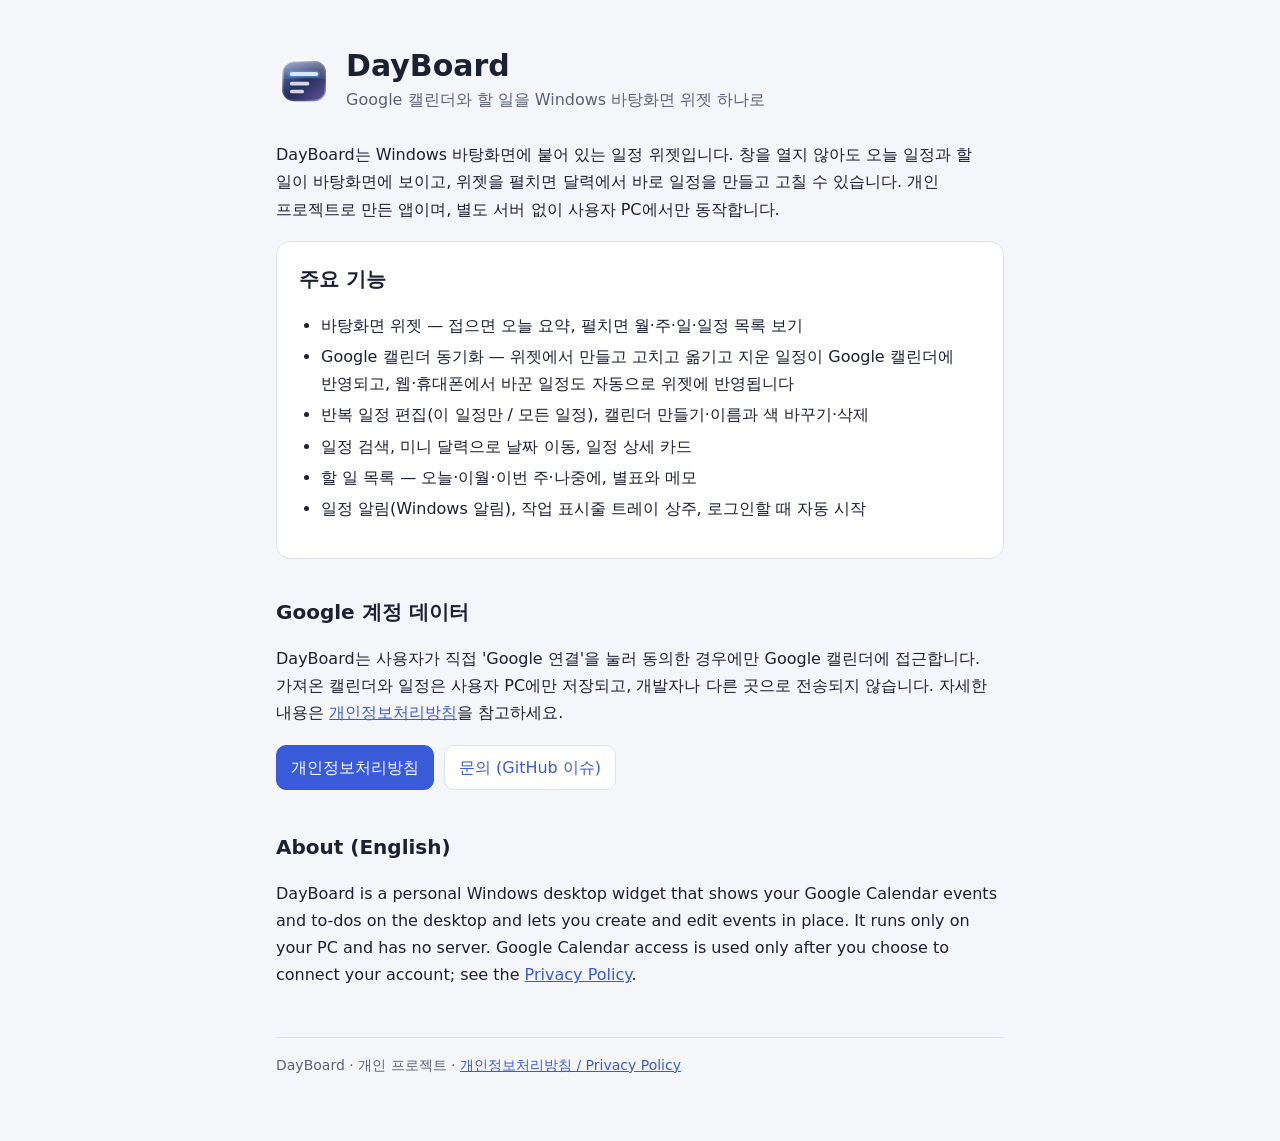
<file: index.html>
<!doctype html>
<html lang="ko">
<head>
  <meta charset="utf-8">
  <meta name="viewport" content="width=device-width, initial-scale=1">
  <title>DayBoard — 바탕화면 일정 위젯</title>
  <meta name="description" content="DayBoard는 Google 캘린더 일정과 할 일을 Windows 바탕화면 위젯 하나로 보여 주는 개인용 앱입니다.">
  <link rel="icon" href="icon.svg" type="image/svg+xml">
  <link rel="stylesheet" href="style.css">
</head>
<body>
<main>
  <header class="site">
    <img src="icon.svg" alt="" width="56" height="56">
    <div>
      <h1>DayBoard</h1>
      <p>Google 캘린더와 할 일을 Windows 바탕화면 위젯 하나로</p>
    </div>
  </header>

  <p>DayBoard는 Windows 바탕화면에 붙어 있는 일정 위젯입니다. 창을 열지 않아도 오늘 일정과 할 일이 바탕화면에 보이고,
    위젯을 펼치면 달력에서 바로 일정을 만들고 고칠 수 있습니다. 개인 프로젝트로 만든 앱이며, 별도 서버 없이 사용자 PC에서만 동작합니다.</p>

  <div class="card">
    <h2 style="margin-top:0">주요 기능</h2>
    <ul>
      <li>바탕화면 위젯 — 접으면 오늘 요약, 펼치면 월·주·일·일정 목록 보기</li>
      <li>Google 캘린더 동기화 — 위젯에서 만들고 고치고 옮기고 지운 일정이 Google 캘린더에 반영되고, 웹·휴대폰에서 바꾼 일정도 자동으로 위젯에 반영됩니다</li>
      <li>반복 일정 편집(이 일정만 / 모든 일정), 캘린더 만들기·이름과 색 바꾸기·삭제</li>
      <li>일정 검색, 미니 달력으로 날짜 이동, 일정 상세 카드</li>
      <li>할 일 목록 — 오늘·이월·이번 주·나중에, 별표와 메모</li>
      <li>일정 알림(Windows 알림), 작업 표시줄 트레이 상주, 로그인할 때 자동 시작</li>
    </ul>
  </div>

  <h2>Google 계정 데이터</h2>
  <p>DayBoard는 사용자가 직접 'Google 연결'을 눌러 동의한 경우에만 Google 캘린더에 접근합니다. 가져온 캘린더와 일정은 사용자 PC에만 저장되고,
    개발자나 다른 곳으로 전송되지 않습니다. 자세한 내용은 <a href="privacy.html">개인정보처리방침</a>을 참고하세요.</p>

  <div class="links">
    <a class="primary" href="privacy.html">개인정보처리방침</a>
    <a href="https://github.com/Rowlan-Shin/dayboard-site/issues">문의 (GitHub 이슈)</a>
  </div>

  <section lang="en">
    <h2>About (English)</h2>
    <p>DayBoard is a personal Windows desktop widget that shows your Google Calendar events and to-dos on the desktop and lets you
      create and edit events in place. It runs only on your PC and has no server. Google Calendar access is used only after you choose
      to connect your account; see the <a href="privacy.html#en">Privacy Policy</a>.</p>
  </section>

  <footer>DayBoard · 개인 프로젝트 · <a href="privacy.html">개인정보처리방침 / Privacy Policy</a></footer>
</main>
</body>
</html>
</file>
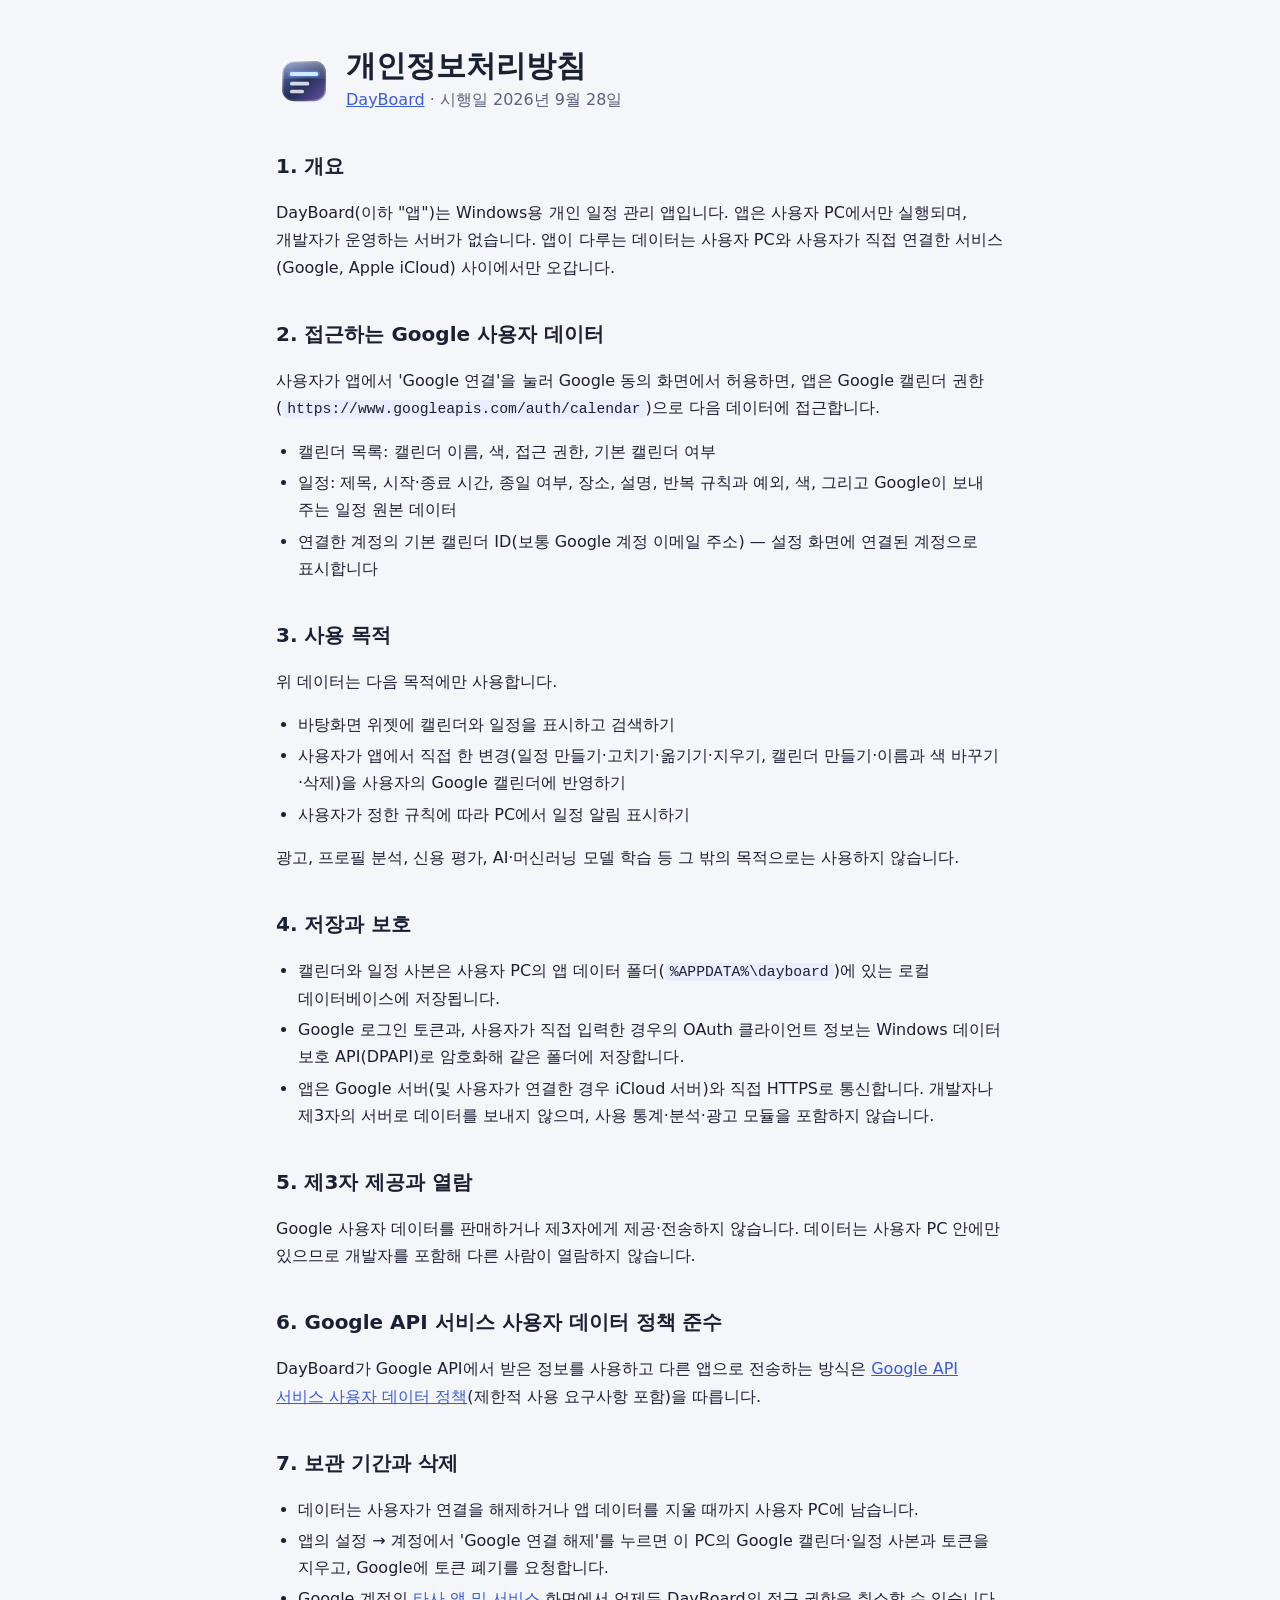
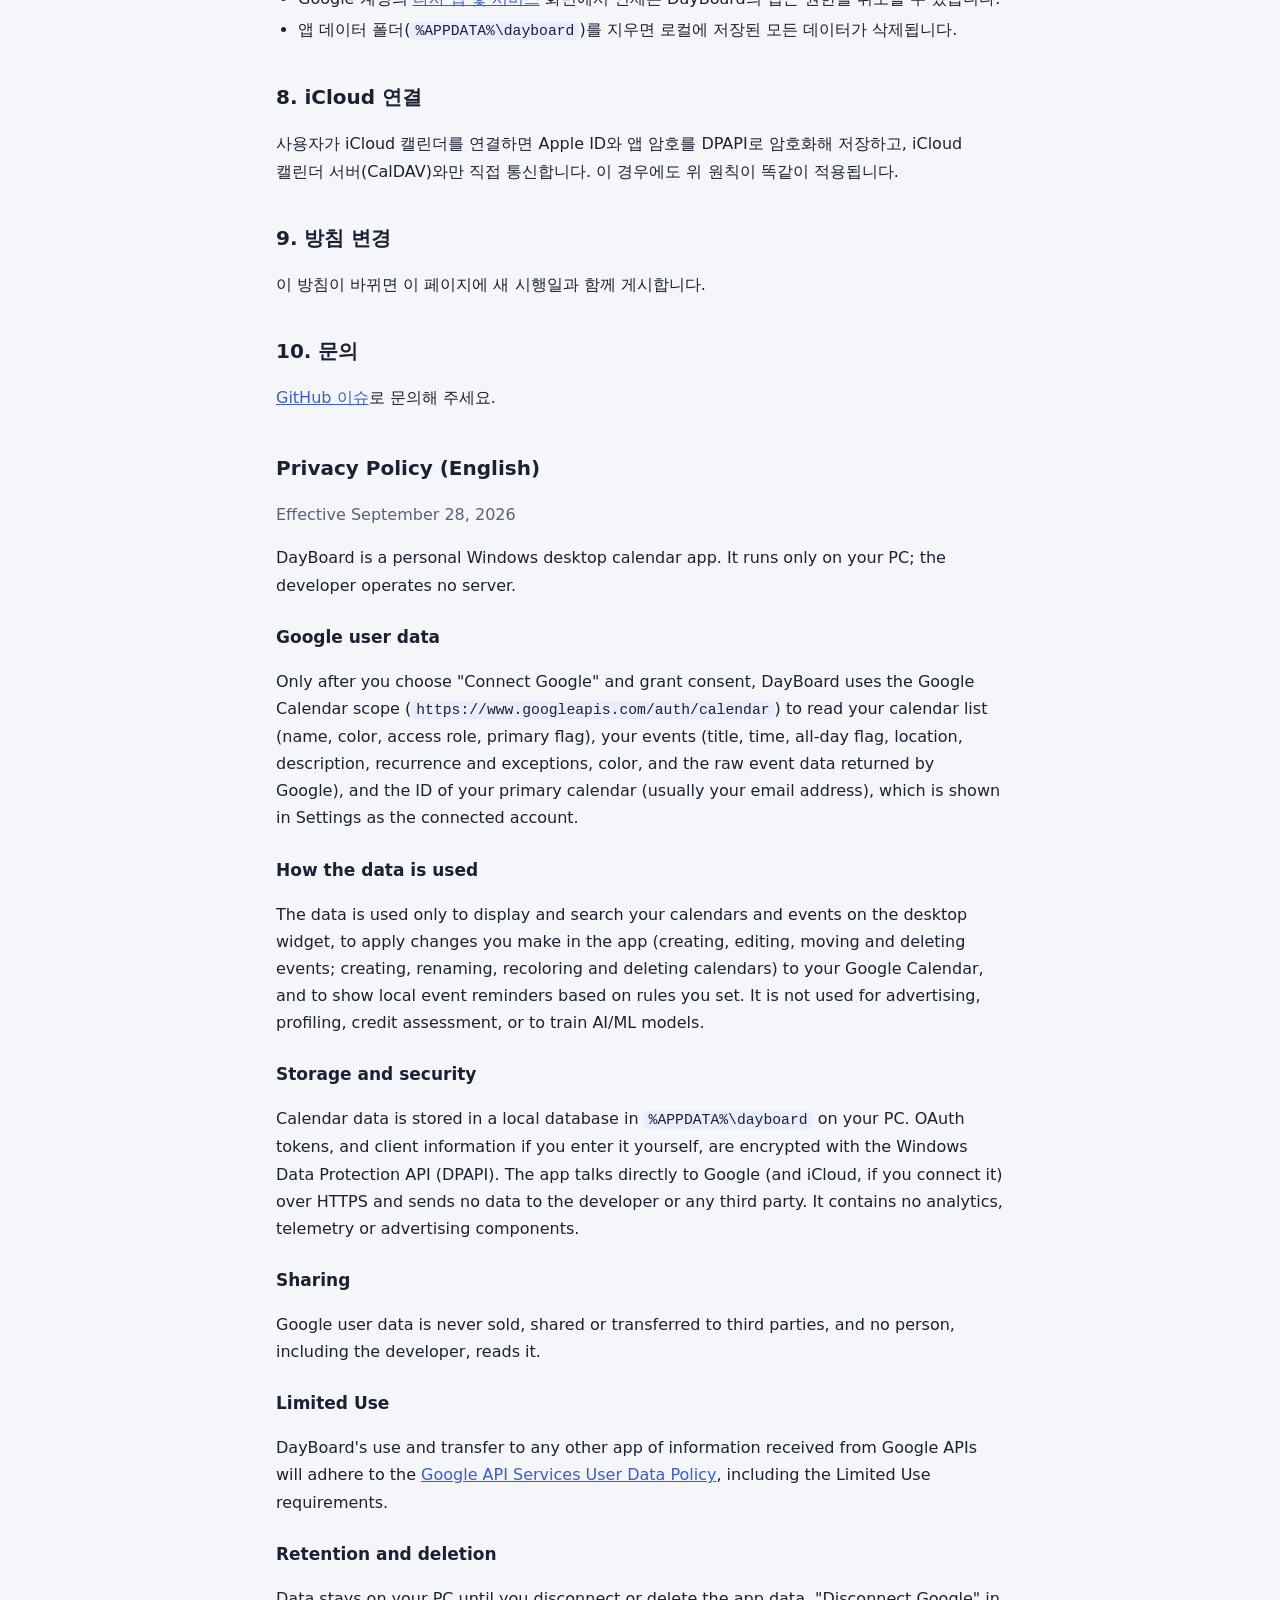
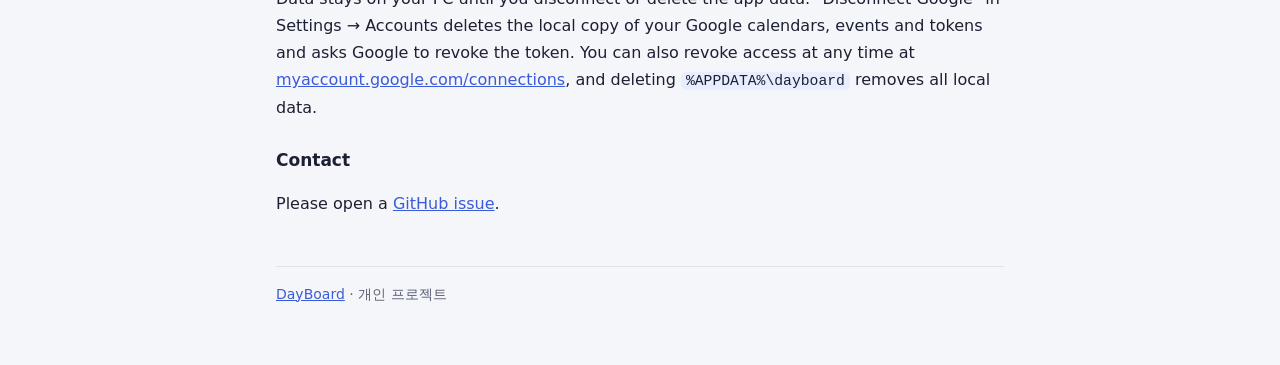
<file: privacy.html>
<!doctype html>
<html lang="ko">
<head>
  <meta charset="utf-8">
  <meta name="viewport" content="width=device-width, initial-scale=1">
  <title>DayBoard 개인정보처리방침</title>
  <meta name="description" content="DayBoard가 Google 캘린더 데이터를 어떻게 다루는지 설명합니다.">
  <link rel="icon" href="icon.svg" type="image/svg+xml">
  <link rel="stylesheet" href="style.css">
</head>
<body>
<main>
  <header class="site">
    <img src="icon.svg" alt="" width="56" height="56">
    <div>
      <h1>개인정보처리방침</h1>
      <p><a href="./">DayBoard</a> · 시행일 2026년 9월 28일</p>
    </div>
  </header>

  <h2>1. 개요</h2>
  <p>DayBoard(이하 "앱")는 Windows용 개인 일정 관리 앱입니다. 앱은 사용자 PC에서만 실행되며, 개발자가 운영하는 서버가 없습니다.
    앱이 다루는 데이터는 사용자 PC와 사용자가 직접 연결한 서비스(Google, Apple iCloud) 사이에서만 오갑니다.</p>

  <h2>2. 접근하는 Google 사용자 데이터</h2>
  <p>사용자가 앱에서 'Google 연결'을 눌러 Google 동의 화면에서 허용하면, 앱은 Google 캘린더 권한
    (<code>https://www.googleapis.com/auth/calendar</code>)으로 다음 데이터에 접근합니다.</p>
  <ul>
    <li>캘린더 목록: 캘린더 이름, 색, 접근 권한, 기본 캘린더 여부</li>
    <li>일정: 제목, 시작·종료 시간, 종일 여부, 장소, 설명, 반복 규칙과 예외, 색, 그리고 Google이 보내 주는 일정 원본 데이터</li>
    <li>연결한 계정의 기본 캘린더 ID(보통 Google 계정 이메일 주소) — 설정 화면에 연결된 계정으로 표시합니다</li>
  </ul>

  <h2>3. 사용 목적</h2>
  <p>위 데이터는 다음 목적에만 사용합니다.</p>
  <ul>
    <li>바탕화면 위젯에 캘린더와 일정을 표시하고 검색하기</li>
    <li>사용자가 앱에서 직접 한 변경(일정 만들기·고치기·옮기기·지우기, 캘린더 만들기·이름과 색 바꾸기·삭제)을 사용자의 Google 캘린더에 반영하기</li>
    <li>사용자가 정한 규칙에 따라 PC에서 일정 알림 표시하기</li>
  </ul>
  <p>광고, 프로필 분석, 신용 평가, AI·머신러닝 모델 학습 등 그 밖의 목적으로는 사용하지 않습니다.</p>

  <h2>4. 저장과 보호</h2>
  <ul>
    <li>캘린더와 일정 사본은 사용자 PC의 앱 데이터 폴더(<code>%APPDATA%\dayboard</code>)에 있는 로컬 데이터베이스에 저장됩니다.</li>
    <li>Google 로그인 토큰과, 사용자가 직접 입력한 경우의 OAuth 클라이언트 정보는 Windows 데이터 보호 API(DPAPI)로 암호화해 같은 폴더에 저장합니다.</li>
    <li>앱은 Google 서버(및 사용자가 연결한 경우 iCloud 서버)와 직접 HTTPS로 통신합니다. 개발자나 제3자의 서버로 데이터를 보내지 않으며,
      사용 통계·분석·광고 모듈을 포함하지 않습니다.</li>
  </ul>

  <h2>5. 제3자 제공과 열람</h2>
  <p>Google 사용자 데이터를 판매하거나 제3자에게 제공·전송하지 않습니다. 데이터는 사용자 PC 안에만 있으므로 개발자를 포함해 다른 사람이 열람하지 않습니다.</p>

  <h2>6. Google API 서비스 사용자 데이터 정책 준수</h2>
  <p>DayBoard가 Google API에서 받은 정보를 사용하고 다른 앱으로 전송하는 방식은
    <a href="https://developers.google.com/terms/api-services-user-data-policy">Google API 서비스 사용자 데이터 정책</a>(제한적 사용 요구사항 포함)을 따릅니다.</p>

  <h2>7. 보관 기간과 삭제</h2>
  <ul>
    <li>데이터는 사용자가 연결을 해제하거나 앱 데이터를 지울 때까지 사용자 PC에 남습니다.</li>
    <li>앱의 설정 → 계정에서 'Google 연결 해제'를 누르면 이 PC의 Google 캘린더·일정 사본과 토큰을 지우고, Google에 토큰 폐기를 요청합니다.</li>
    <li>Google 계정의 <a href="https://myaccount.google.com/connections">타사 앱 및 서비스</a> 화면에서 언제든 DayBoard의 접근 권한을 취소할 수 있습니다.</li>
    <li>앱 데이터 폴더(<code>%APPDATA%\dayboard</code>)를 지우면 로컬에 저장된 모든 데이터가 삭제됩니다.</li>
  </ul>

  <h2>8. iCloud 연결</h2>
  <p>사용자가 iCloud 캘린더를 연결하면 Apple ID와 앱 암호를 DPAPI로 암호화해 저장하고, iCloud 캘린더 서버(CalDAV)와만 직접 통신합니다.
    이 경우에도 위 원칙이 똑같이 적용됩니다.</p>

  <h2>9. 방침 변경</h2>
  <p>이 방침이 바뀌면 이 페이지에 새 시행일과 함께 게시합니다.</p>

  <h2>10. 문의</h2>
  <p><a href="https://github.com/Rowlan-Shin/dayboard-site/issues">GitHub 이슈</a>로 문의해 주세요.</p>

  <section lang="en" id="en">
    <h2>Privacy Policy (English)</h2>
    <p class="muted">Effective September 28, 2026</p>
    <p>DayBoard is a personal Windows desktop calendar app. It runs only on your PC; the developer operates no server.</p>
    <h3>Google user data</h3>
    <p>Only after you choose "Connect Google" and grant consent, DayBoard uses the Google Calendar scope
      (<code>https://www.googleapis.com/auth/calendar</code>) to read your calendar list (name, color, access role, primary flag),
      your events (title, time, all-day flag, location, description, recurrence and exceptions, color, and the raw event data returned by Google),
      and the ID of your primary calendar (usually your email address), which is shown in Settings as the connected account.</p>
    <h3>How the data is used</h3>
    <p>The data is used only to display and search your calendars and events on the desktop widget, to apply changes you make in the app
      (creating, editing, moving and deleting events; creating, renaming, recoloring and deleting calendars) to your Google Calendar,
      and to show local event reminders based on rules you set. It is not used for advertising, profiling, credit assessment,
      or to train AI/ML models.</p>
    <h3>Storage and security</h3>
    <p>Calendar data is stored in a local database in <code>%APPDATA%\dayboard</code> on your PC. OAuth tokens, and client information if you enter it
      yourself, are encrypted with the Windows Data Protection API (DPAPI). The app talks directly to Google (and iCloud, if you connect it) over HTTPS
      and sends no data to the developer or any third party. It contains no analytics, telemetry or advertising components.</p>
    <h3>Sharing</h3>
    <p>Google user data is never sold, shared or transferred to third parties, and no person, including the developer, reads it.</p>
    <h3>Limited Use</h3>
    <p>DayBoard's use and transfer to any other app of information received from Google APIs will adhere to the
      <a href="https://developers.google.com/terms/api-services-user-data-policy">Google API Services User Data Policy</a>,
      including the Limited Use requirements.</p>
    <h3>Retention and deletion</h3>
    <p>Data stays on your PC until you disconnect or delete the app data. "Disconnect Google" in Settings → Accounts deletes the local copy
      of your Google calendars, events and tokens and asks Google to revoke the token. You can also revoke access at any time at
      <a href="https://myaccount.google.com/connections">myaccount.google.com/connections</a>, and deleting <code>%APPDATA%\dayboard</code>
      removes all local data.</p>
    <h3>Contact</h3>
    <p>Please open a <a href="https://github.com/Rowlan-Shin/dayboard-site/issues">GitHub issue</a>.</p>
  </section>

  <footer><a href="./">DayBoard</a> · 개인 프로젝트</footer>
</main>
</body>
</html>
</file>
<file: style.css>
:root {
  --bg: #f5f6fa;
  --surface: #ffffff;
  --text: #1c2033;
  --muted: #5b6178;
  --line: #dfe2ec;
  --accent: #3a5bd9;
  --accent-soft: #e8edff;
  color-scheme: light;
}
@media (prefers-color-scheme: dark) {
  :root {
    --bg: #11131d;
    --surface: #1a1d2b;
    --text: #e8eaf3;
    --muted: #a3a9c0;
    --line: #2c3146;
    --accent: #8fa8ff;
    --accent-soft: #232a47;
    color-scheme: dark;
  }
}
* { box-sizing: border-box; }
html { -webkit-text-size-adjust: 100%; }
body {
  margin: 0;
  background: var(--bg);
  color: var(--text);
  font-family: "Pretendard", "Apple SD Gothic Neo", "Malgun Gothic", "Segoe UI", system-ui, sans-serif;
  font-size: 16px;
  line-height: 1.7;
  word-break: keep-all;
  overflow-wrap: anywhere;
}
main { max-width: 760px; margin: 0 auto; padding: 48px 16px 64px; }
header.site { display: flex; align-items: center; gap: 14px; margin-bottom: 28px; }
header.site img { width: 56px; height: 56px; }
header.site h1 { margin: 0; font-size: 30px; line-height: 1.2; }
header.site p { margin: 2px 0 0; color: var(--muted); }
h2 { font-size: 20px; margin: 36px 0 10px; }
h3 { font-size: 17px; margin: 24px 0 6px; }
p, li { color: var(--text); }
ul { padding-left: 22px; }
li { margin: 4px 0; }
a { color: var(--accent); }
code { font-family: Consolas, "Cascadia Mono", monospace; font-size: .92em; background: var(--accent-soft); padding: 1px 5px; border-radius: 5px; }
.card { background: var(--surface); border: 1px solid var(--line); border-radius: 14px; padding: 20px 22px; margin: 18px 0; }
.muted { color: var(--muted); }
.links { display: flex; flex-wrap: wrap; gap: 10px; margin-top: 18px; }
.links a { display: inline-block; padding: 8px 14px; border-radius: 10px; border: 1px solid var(--line); background: var(--surface); text-decoration: none; }
.links a.primary { background: var(--accent); border-color: var(--accent); color: #fff; }
@media (prefers-color-scheme: dark) { .links a.primary { color: #0e1120; } }
footer { margin-top: 48px; padding-top: 16px; border-top: 1px solid var(--line); color: var(--muted); font-size: 14px; }
section[lang="en"] { margin-top: 40px; }
</file>
